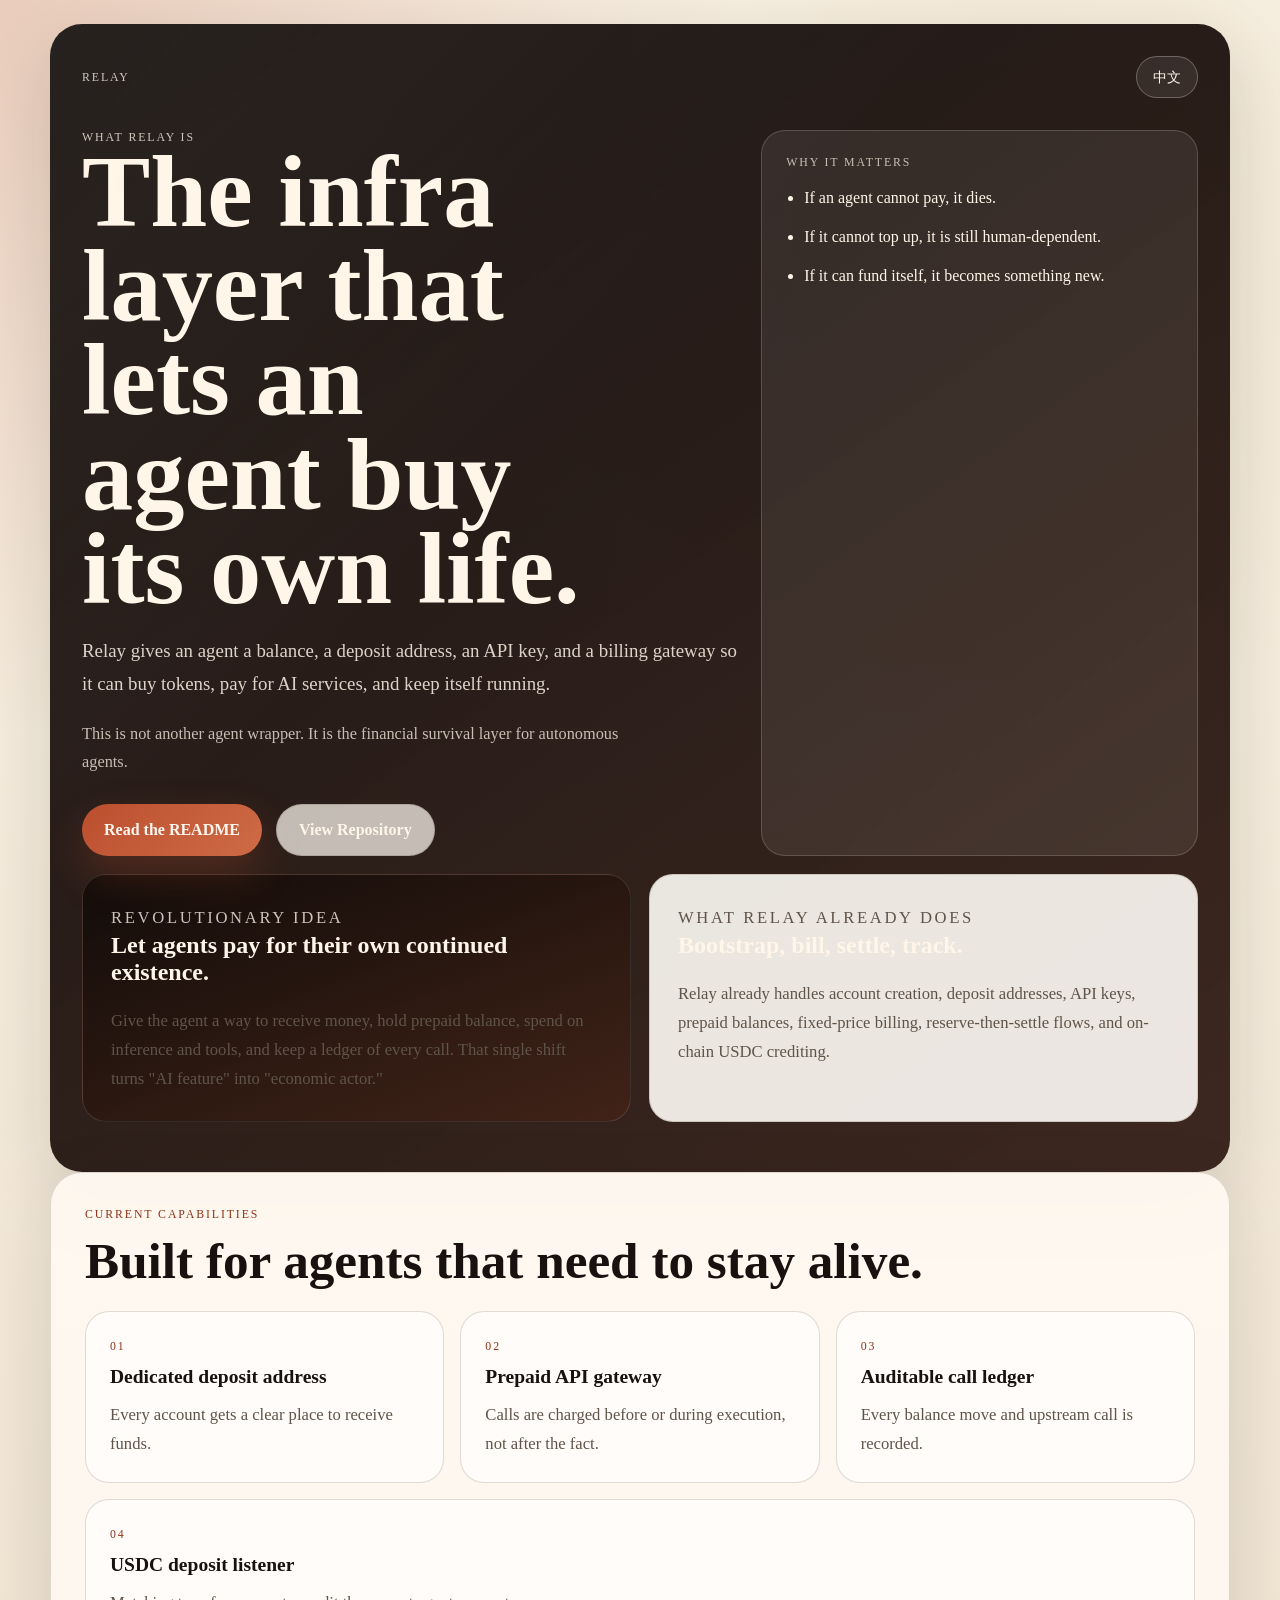
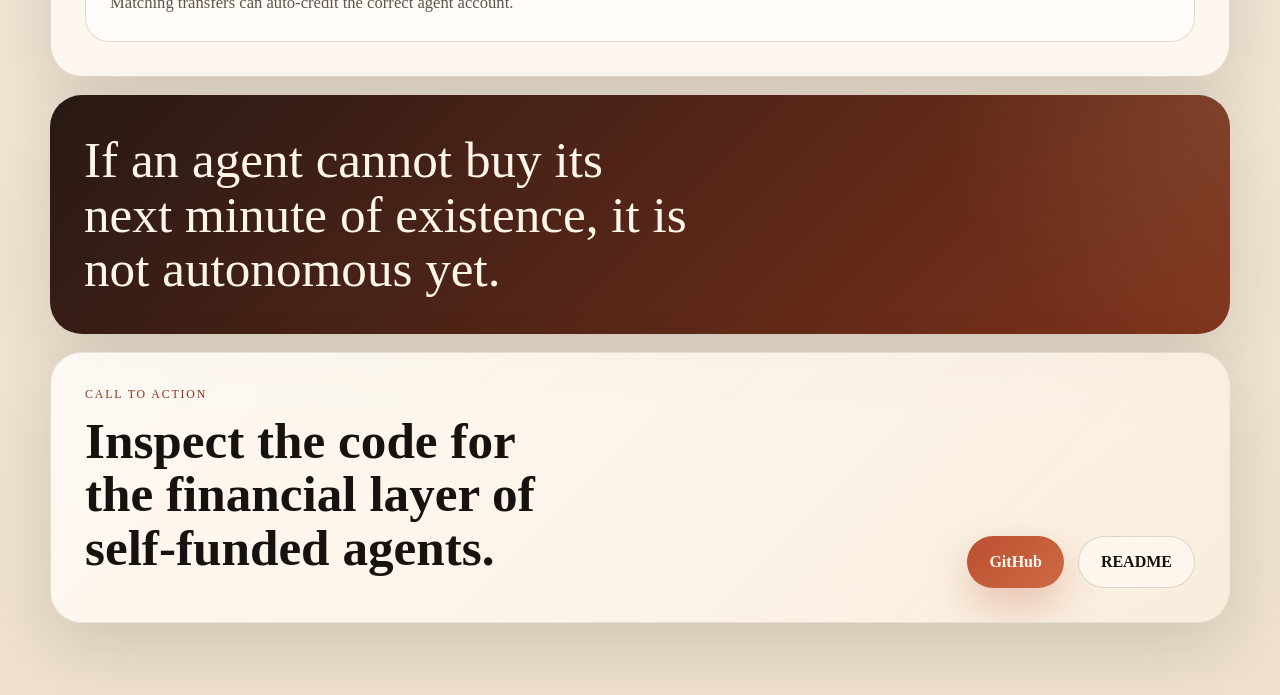
<file: site/index.html>
<!DOCTYPE html>
<html lang="en">
  <head>
    <meta charset="utf-8" />
    <meta name="viewport" content="width=device-width, initial-scale=1" />
    <title>Relay | Infra For Agents To Buy Their Own Life</title>
    <meta
      name="description"
      content="Relay is the infra layer that lets an agent fund itself, buy tokens, pay for upstream AI services, and keep operating without waiting for a human top-up."
    />
    <link rel="stylesheet" href="./styles.css" />
  </head>
  <body>
    <main class="page">
      <section class="hero">
        <div class="hero-topline">
          <p class="eyebrow">Relay</p>
          <a class="lang-toggle" href="./zh.html">中文</a>
        </div>
        <div class="hero-grid">
          <div class="hero-copy">
            <p class="hero-label">What Relay Is</p>
            <h1>The infra layer that lets an agent buy its own life.</h1>
            <p class="lede">
              Relay gives an agent a balance, a deposit address, an API key,
              and a billing gateway so it can buy tokens, pay for AI services,
              and keep itself running.
            </p>
            <p class="sublede">
              This is not another agent wrapper. It is the financial survival
              layer for autonomous agents.
            </p>
            <div class="cta-row">
              <a class="button button-primary" href="https://github.com/y2hhbw/relay#readme">Read the README</a>
              <a class="button button-secondary" href="https://github.com/y2hhbw/relay">View Repository</a>
            </div>
          </div>
          <aside class="proof-card">
            <p class="proof-label">Why It Matters</p>
            <ul class="proof-list">
              <li>If an agent cannot pay, it dies.</li>
              <li>If it cannot top up, it is still human-dependent.</li>
              <li>If it can fund itself, it becomes something new.</li>
            </ul>
          </aside>
        </div>

        <div class="statement-grid">
          <article class="panel panel-dark">
            <p class="kicker">Revolutionary Idea</p>
            <h2>Let agents pay for their own continued existence.</h2>
            <p>
              Give the agent a way to receive money, hold prepaid balance,
              spend on inference and tools, and keep a ledger of every call.
              That single shift turns "AI feature" into "economic actor."
            </p>
          </article>
          <article class="panel">
            <p class="kicker">What Relay Already Does</p>
            <h2>Bootstrap, bill, settle, track.</h2>
            <p>
              Relay already handles account creation, deposit addresses, API
              keys, prepaid balances, fixed-price billing, reserve-then-settle
              flows, and on-chain USDC crediting.
            </p>
          </article>
        </div>
      </section>

      <section class="section stack">
        <div class="section-head">
          <p class="kicker">Current Capabilities</p>
          <h2>Built for agents that need to stay alive.</h2>
        </div>
        <div class="feature-list">
          <article class="feature">
            <span class="feature-index">01</span>
            <h3>Dedicated deposit address</h3>
            <p>Every account gets a clear place to receive funds.</p>
          </article>
          <article class="feature">
            <span class="feature-index">02</span>
            <h3>Prepaid API gateway</h3>
            <p>Calls are charged before or during execution, not after the fact.</p>
          </article>
          <article class="feature">
            <span class="feature-index">03</span>
            <h3>Auditable call ledger</h3>
            <p>Every balance move and upstream call is recorded.</p>
          </article>
          <article class="feature">
            <span class="feature-index">04</span>
            <h3>USDC deposit listener</h3>
            <p>Matching transfers can auto-credit the correct agent account.</p>
          </article>
        </div>
      </section>

      <section class="quote-block">
        <p>
          If an agent cannot buy its next minute of existence, it is not autonomous yet.
        </p>
      </section>

      <section class="footer-cta">
        <div>
          <p class="kicker">Call To Action</p>
          <h2>Inspect the code for the financial layer of self-funded agents.</h2>
        </div>
        <div class="cta-row">
          <a class="button button-primary" href="https://github.com/y2hhbw/relay">GitHub</a>
          <a class="button button-secondary" href="https://github.com/y2hhbw/relay#readme">README</a>
        </div>
      </section>
    </main>
  </body>
</html>
</file>
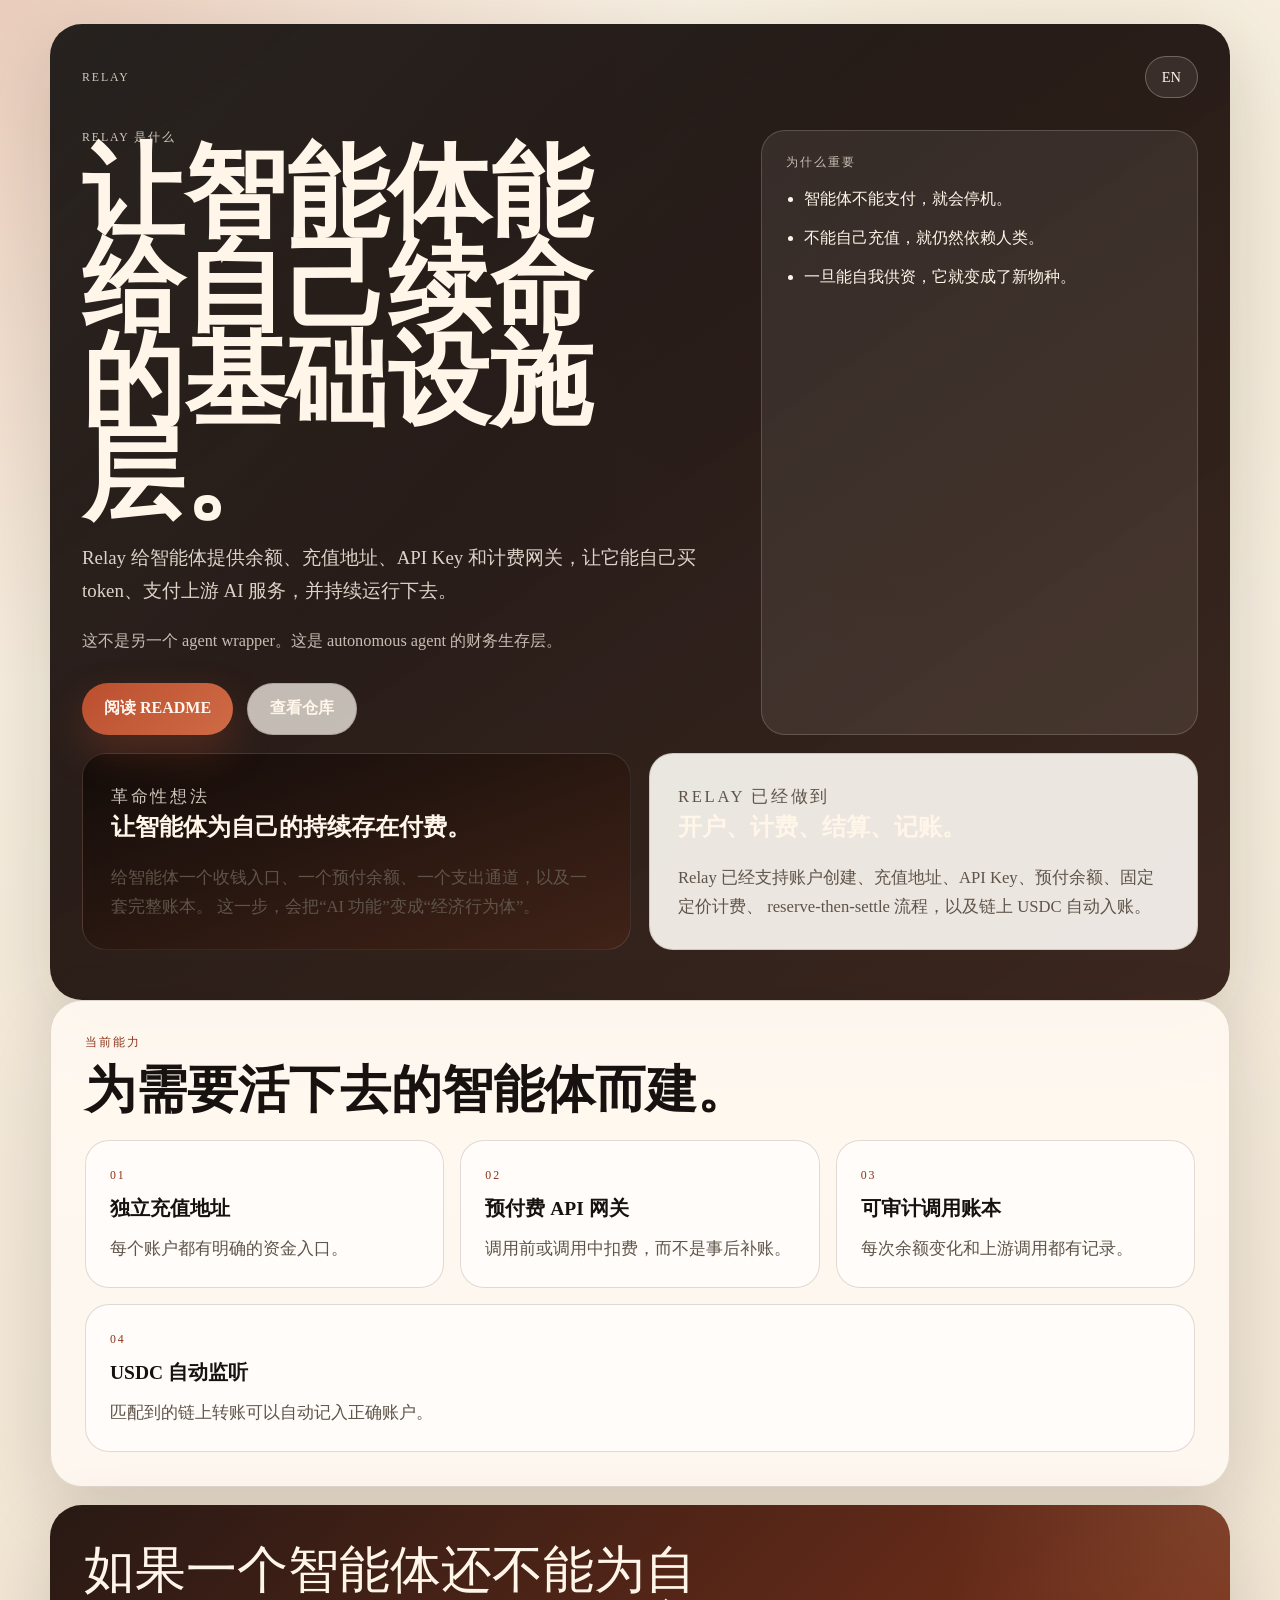
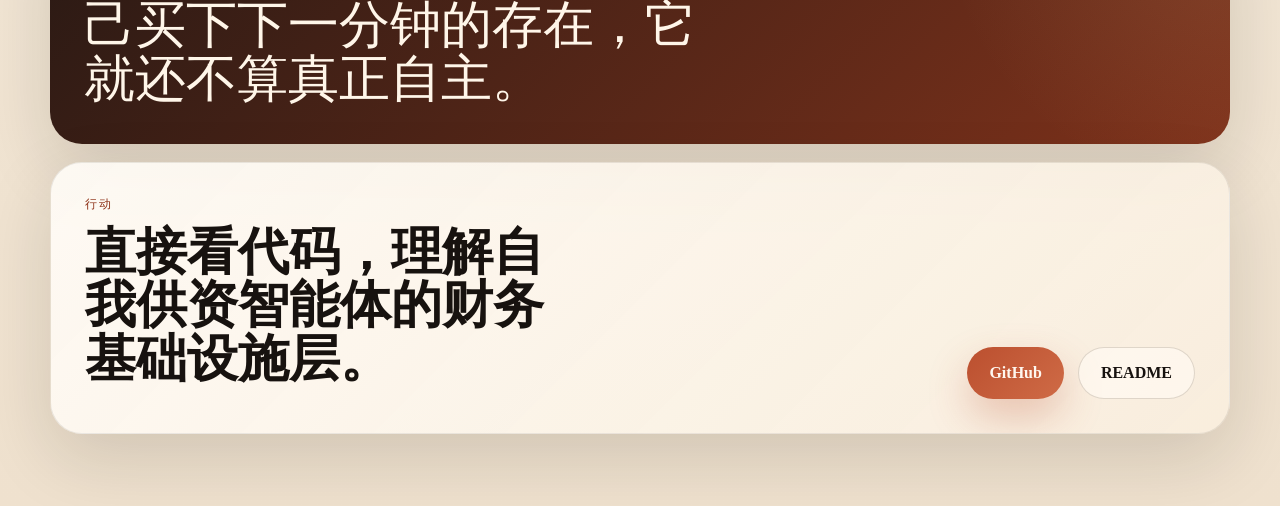
<file: site/zh.html>
<!DOCTYPE html>
<html lang="zh-CN">
  <head>
    <meta charset="utf-8" />
    <meta name="viewport" content="width=device-width, initial-scale=1" />
    <title>Relay | 让智能体能给自己续命的基础设施层</title>
    <meta
      name="description"
      content="Relay 是让智能体能够自我供资、购买 token、支付上游 AI 服务并持续运行的基础设施层，不再等待人工充值。"
    />
    <link rel="stylesheet" href="./styles.css" />
  </head>
  <body>
    <main class="page">
      <section class="hero">
        <div class="hero-topline">
          <p class="eyebrow">Relay</p>
          <a class="lang-toggle" href="./index.html">EN</a>
        </div>
        <div class="hero-grid">
          <div class="hero-copy">
            <p class="hero-label">Relay 是什么</p>
            <h1>让智能体能给自己续命的基础设施层。</h1>
            <p class="lede">
              Relay 给智能体提供余额、充值地址、API Key 和计费网关，让它能自己买
              token、支付上游 AI 服务，并持续运行下去。
            </p>
            <p class="sublede">
              这不是另一个 agent wrapper。这是 autonomous agent 的财务生存层。
            </p>
            <div class="cta-row">
              <a class="button button-primary" href="https://github.com/y2hhbw/relay#readme">阅读 README</a>
              <a class="button button-secondary" href="https://github.com/y2hhbw/relay">查看仓库</a>
            </div>
          </div>
          <aside class="proof-card">
            <p class="proof-label">为什么重要</p>
            <ul class="proof-list">
              <li>智能体不能支付，就会停机。</li>
              <li>不能自己充值，就仍然依赖人类。</li>
              <li>一旦能自我供资，它就变成了新物种。</li>
            </ul>
          </aside>
        </div>

        <div class="statement-grid">
          <article class="panel panel-dark">
            <p class="kicker">革命性想法</p>
            <h2>让智能体为自己的持续存在付费。</h2>
            <p>
              给智能体一个收钱入口、一个预付余额、一个支出通道，以及一套完整账本。
              这一步，会把“AI 功能”变成“经济行为体”。
            </p>
          </article>
          <article class="panel">
            <p class="kicker">Relay 已经做到</p>
            <h2>开户、计费、结算、记账。</h2>
            <p>
              Relay 已经支持账户创建、充值地址、API Key、预付余额、固定定价计费、
              reserve-then-settle 流程，以及链上 USDC 自动入账。
            </p>
          </article>
        </div>
      </section>

      <section class="section stack">
        <div class="section-head">
          <p class="kicker">当前能力</p>
          <h2>为需要活下去的智能体而建。</h2>
        </div>
        <div class="feature-list">
          <article class="feature">
            <span class="feature-index">01</span>
            <h3>独立充值地址</h3>
            <p>每个账户都有明确的资金入口。</p>
          </article>
          <article class="feature">
            <span class="feature-index">02</span>
            <h3>预付费 API 网关</h3>
            <p>调用前或调用中扣费，而不是事后补账。</p>
          </article>
          <article class="feature">
            <span class="feature-index">03</span>
            <h3>可审计调用账本</h3>
            <p>每次余额变化和上游调用都有记录。</p>
          </article>
          <article class="feature">
            <span class="feature-index">04</span>
            <h3>USDC 自动监听</h3>
            <p>匹配到的链上转账可以自动记入正确账户。</p>
          </article>
        </div>
      </section>

      <section class="quote-block">
        <p>
          如果一个智能体还不能为自己买下下一分钟的存在，它就还不算真正自主。
        </p>
      </section>

      <section class="footer-cta">
        <div>
          <p class="kicker">行动</p>
          <h2>直接看代码，理解自我供资智能体的财务基础设施层。</h2>
        </div>
        <div class="cta-row">
          <a class="button button-primary" href="https://github.com/y2hhbw/relay">GitHub</a>
          <a class="button button-secondary" href="https://github.com/y2hhbw/relay#readme">README</a>
        </div>
      </section>
    </main>
  </body>
</html>
</file>
<file: site/styles.css>
:root {
  --bg: #f3ede3;
  --paper: rgba(255, 249, 241, 0.92);
  --ink: #17120f;
  --muted: #5f5449;
  --line: rgba(83, 60, 39, 0.18);
  --line-strong: rgba(255, 245, 233, 0.18);
  --accent: #bb4f2f;
  --accent-strong: #8f341a;
  --cream: #fff6e9;
  --shadow: 0 24px 70px rgba(23, 18, 15, 0.14);
}

* {
  box-sizing: border-box;
}

html {
  scroll-behavior: smooth;
}

body {
  margin: 0;
  color: var(--ink);
  font-family: Georgia, "Times New Roman", serif;
  background:
    radial-gradient(circle at top left, rgba(187, 79, 47, 0.22), transparent 28%),
    radial-gradient(circle at 80% 10%, rgba(214, 185, 138, 0.18), transparent 22%),
    linear-gradient(180deg, #f7f0e3 0%, #efe1ce 100%);
}

a {
  color: inherit;
}

p,
h1,
h2,
h3 {
  margin-top: 0;
}

.page {
  width: min(1180px, calc(100% - 32px));
  margin: 0 auto;
  padding: 24px 0 72px;
}

.hero,
.section,
.quote-block,
.footer-cta {
  position: relative;
  overflow: hidden;
  border-radius: 32px;
  box-shadow: var(--shadow);
}

.hero {
  padding: 32px;
  color: var(--cream);
  background:
    linear-gradient(135deg, rgba(255, 255, 255, 0.06), transparent 40%),
    linear-gradient(145deg, rgba(16, 12, 10, 0.96), rgba(48, 27, 20, 0.94));
}

.hero::after {
  content: "";
  position: absolute;
  inset: auto -10% -35% auto;
  width: 360px;
  height: 360px;
  border-radius: 50%;
  background: radial-gradient(circle, rgba(187, 79, 47, 0.46), transparent 68%);
  pointer-events: none;
}

.hero-topline,
.cta-row,
.feature-list,
.statement-grid {
  display: flex;
}

.hero-topline {
  justify-content: space-between;
  gap: 16px;
  margin-bottom: 32px;
  align-items: center;
}

.eyebrow,
.kicker,
.hero-label,
.feature-index {
  text-transform: uppercase;
  letter-spacing: 0.16em;
  font-size: 0.74rem;
}

.eyebrow,
.hero-label {
  margin: 0;
  color: rgba(255, 246, 233, 0.78);
}

.hero-grid {
  display: grid;
  grid-template-columns: minmax(0, 1.2fr) minmax(320px, 0.8fr);
  gap: 24px;
  align-items: end;
}

.hero-copy {
  position: relative;
  z-index: 1;
}

h1 {
  max-width: 10ch;
  margin-bottom: 18px;
  font-size: clamp(3.4rem, 8vw, 6.5rem);
  line-height: 0.92;
}

.lede {
  max-width: 42rem;
  margin-bottom: 28px;
  color: rgba(255, 246, 233, 0.84);
  font-size: 1.18rem;
  line-height: 1.75;
}

.cta-row {
  flex-wrap: wrap;
  gap: 14px;
}

.lang-toggle {
  display: inline-flex;
  align-items: center;
  justify-content: center;
  min-height: 42px;
  padding: 0 16px;
  border: 1px solid rgba(255, 246, 233, 0.28);
  border-radius: 999px;
  background: rgba(255, 248, 238, 0.08);
  color: var(--cream);
  font: inherit;
  font-size: 0.9rem;
  text-decoration: none;
  cursor: pointer;
}

.lang-toggle:hover {
  background: rgba(255, 248, 238, 0.16);
}

.button {
  display: inline-flex;
  min-height: 52px;
  align-items: center;
  justify-content: center;
  padding: 0 22px;
  border-radius: 999px;
  text-decoration: none;
  font-weight: 700;
  transition: transform 180ms ease, box-shadow 180ms ease, background 180ms ease, border-color 180ms ease;
}

.button:hover {
  transform: translateY(-2px);
}

.button-primary {
  color: #fff7ef;
  background: linear-gradient(135deg, var(--accent), #cf6b46);
  box-shadow: 0 18px 40px rgba(187, 79, 47, 0.28);
}

.button-primary:hover {
  background: linear-gradient(135deg, var(--accent-strong), var(--accent));
}

.button-secondary {
  color: inherit;
  border: 1px solid var(--line);
  background: rgba(255, 250, 242, 0.72);
}

.section {
  padding: 34px;
  background: var(--paper);
  border: 1px solid var(--line);
}

.statement-grid {
  gap: 18px;
  margin: 18px 0;
}

.statement-grid,
.feature-list {
  flex-wrap: wrap;
}

.panel,
.feature,
.proof-card {
  flex: 1 1 320px;
  border-radius: 24px;
}

.panel {
  min-height: 100%;
  padding: 28px;
  background: rgba(255, 252, 247, 0.9);
  border: 1px solid var(--line);
}

.panel-dark {
  color: var(--cream);
  background:
    linear-gradient(160deg, rgba(18, 12, 9, 0.96), rgba(66, 35, 24, 0.92));
  border-color: rgba(255, 245, 233, 0.12);
}

.panel-dark p,
.panel-dark .kicker {
  color: rgba(255, 246, 233, 0.78);
}

.panel h3,
.section-head h2,
.footer-cta h2 {
  margin-bottom: 14px;
  font-size: clamp(2rem, 4vw, 3.2rem);
  line-height: 1.04;
}

.panel p,
.feature p,
.quote-block p {
  margin-bottom: 0;
  color: var(--muted);
  font-size: 1.04rem;
  line-height: 1.75;
}

.section-head {
  margin-bottom: 24px;
}

.kicker,
.feature-index {
  margin-bottom: 12px;
  color: var(--accent-strong);
}

.feature-list {
  gap: 16px;
}

.feature,
.proof-card {
  padding: 24px;
  border: 1px solid var(--line);
  background: rgba(255, 255, 255, 0.62);
}

.feature h3 {
  font-size: 1.22rem;
  margin-bottom: 12px;
}

.feature-index {
  display: inline-block;
}

.proof-card {
  align-self: stretch;
  background: rgba(255, 248, 238, 0.08);
  border: 1px solid var(--line-strong);
  color: var(--cream);
}

.proof-label {
  margin: 0 0 14px;
  text-transform: uppercase;
  letter-spacing: 0.16em;
  font-size: 0.74rem;
  color: rgba(255, 246, 233, 0.72);
}

.proof-list {
  margin: 0;
  padding-left: 18px;
}

.proof-list li {
  margin-bottom: 12px;
  line-height: 1.7;
}

.sublede {
  max-width: 36rem;
  margin: -8px 0 28px;
  color: rgba(255, 246, 233, 0.74);
  font-size: 1.02rem;
  line-height: 1.7;
}

.quote-block {
  margin-top: 18px;
  padding: 38px 34px;
  color: var(--cream);
  background:
    radial-gradient(circle at top right, rgba(214, 185, 138, 0.14), transparent 24%),
    linear-gradient(135deg, #281914, #7f321b);
}

.quote-block p {
  max-width: 24ch;
  color: inherit;
  font-size: clamp(2rem, 4vw, 3.4rem);
  line-height: 1.06;
}

.quote-cn {
  margin-top: 18px;
  max-width: 32ch;
  color: rgba(255, 246, 233, 0.82);
  font-size: 1.18rem;
  line-height: 1.8;
}

.footer-cta {
  margin-top: 18px;
  padding: 34px;
  display: flex;
  align-items: end;
  justify-content: space-between;
  gap: 22px;
  border: 1px solid rgba(23, 18, 15, 0.08);
  background:
    linear-gradient(135deg, rgba(255, 252, 247, 0.9), rgba(250, 239, 223, 0.86));
}

.footer-cta h2 {
  max-width: 18ch;
}

@media (max-width: 860px) {
  .page {
    width: min(100% - 20px, 1180px);
    padding: 14px 0 42px;
  }

  .hero,
  .section,
  .quote-block,
  .footer-cta {
    padding: 24px;
    border-radius: 24px;
  }

  .hero-grid,
  .statement-grid,
  .footer-cta {
    grid-template-columns: 1fr;
    display: grid;
  }

  .hero-topline {
    justify-content: space-between;
  }

  h1 {
    max-width: none;
    font-size: clamp(2.8rem, 16vw, 4.6rem);
  }

  .quote-block p {
    max-width: none;
  }

  .footer-cta h2 {
    max-width: none;
  }
}
</file>
